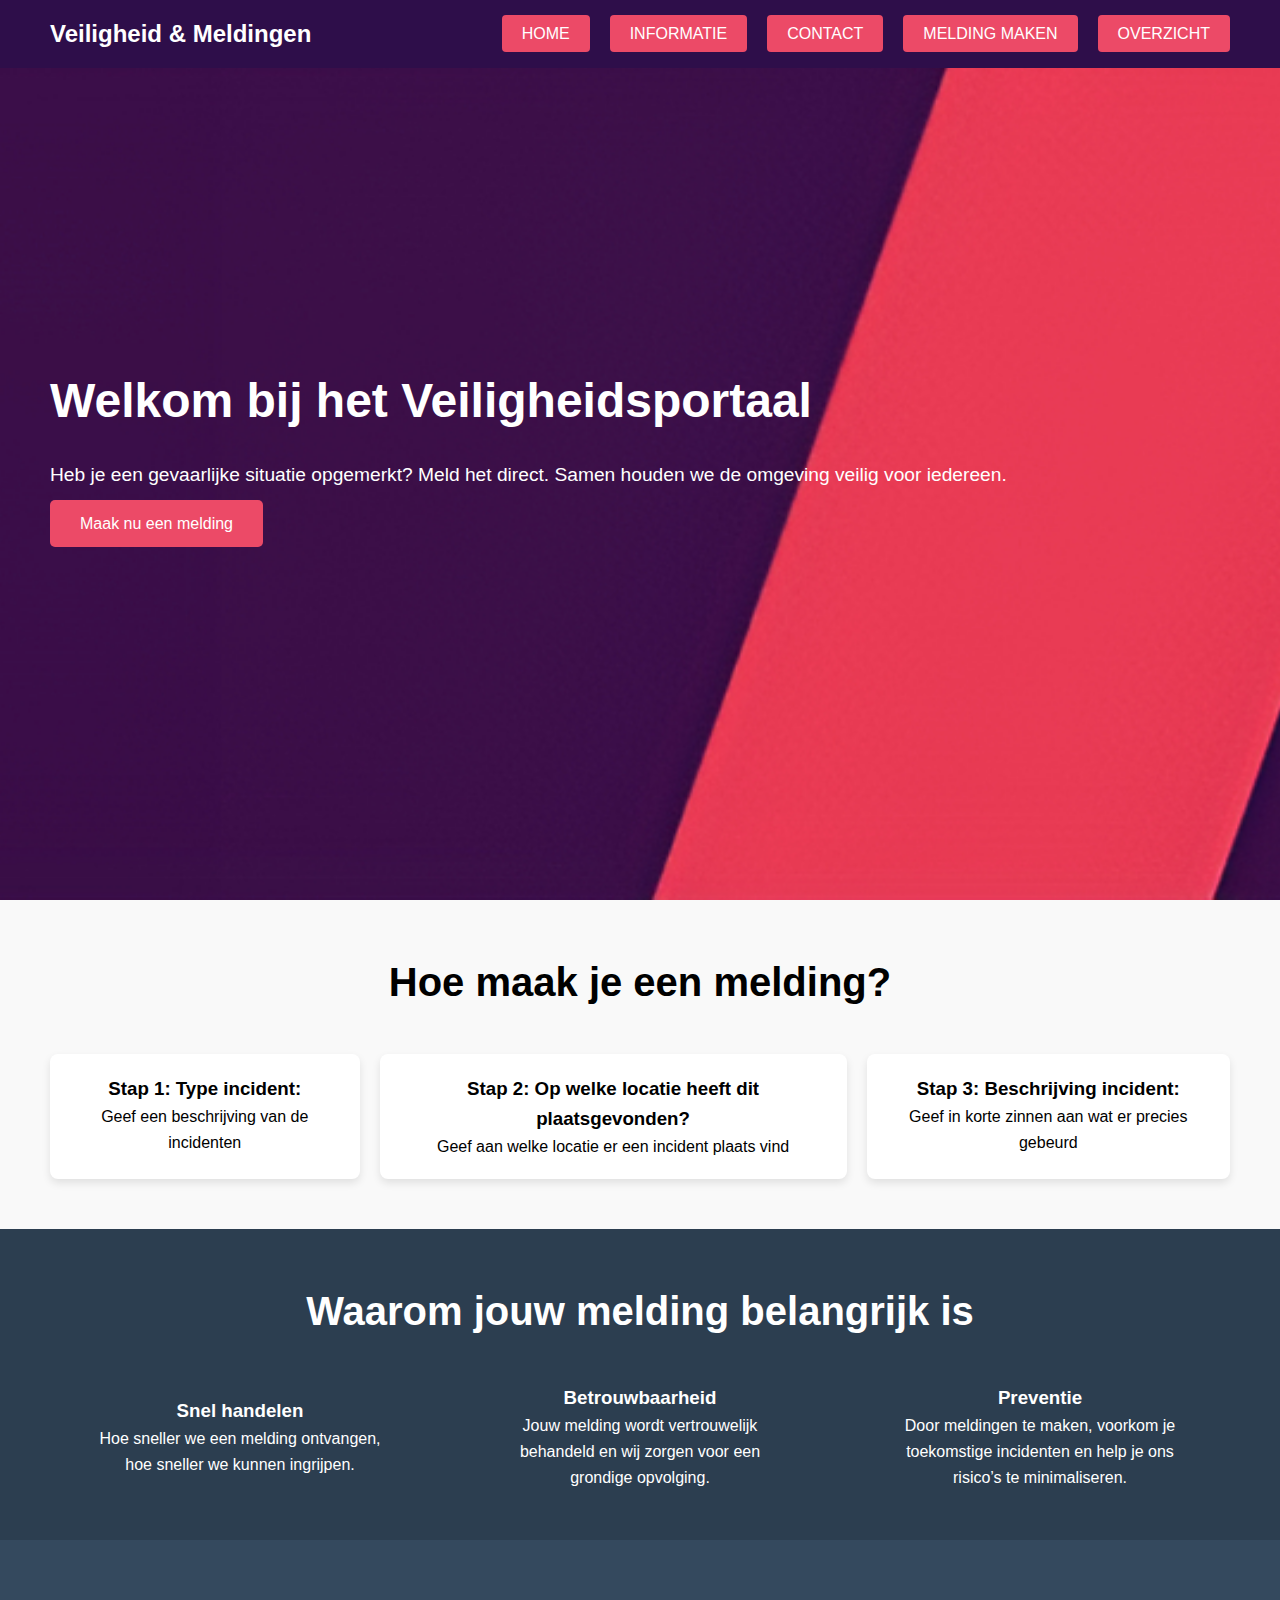
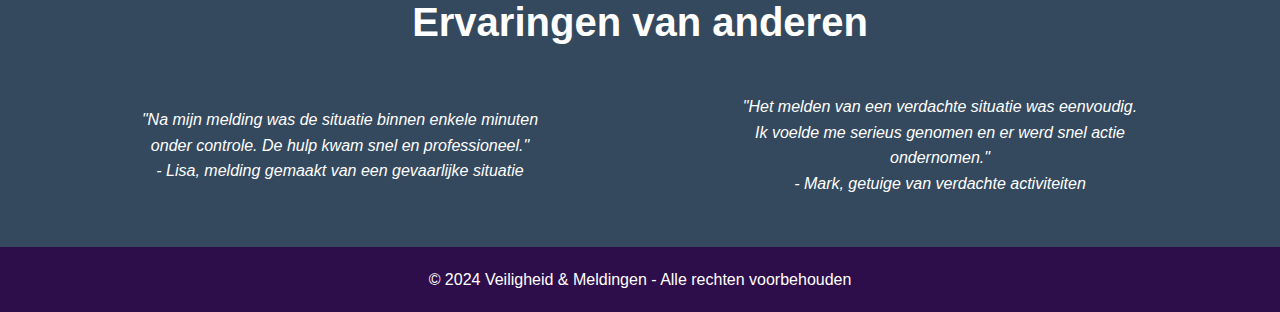
<file: index.html>
<!DOCTYPE html>
<html lang="nl">
<head>
    <meta charset="UTF-8">
    <meta name="viewport" content="width=device-width, initial-scale=1.0">
    <title>Veiligheidsmeldingen - Wees alert, meld incidenten</title>
    <link rel="stylesheet" type="text/css" href="style.css">
    <script defer src="hamburger.js"></script>
</head>
<body>
 
    <nav>
        <div class="logo">Veiligheid & Meldingen</div>
        <ul class="nav-links">
            <li><a href="#">HOME</a></li>
            <li><a href="informatie.html">INFORMATIE</a></li>
            <li><a href="contact.html">CONTACT</a></li>
            <li><a href="melding_maken.html">MELDING MAKEN</a></li>
            <li><a href="meldingen_overzicht.html">OVERZICHT</a></li>
        </ul>
        <div class="hamburger" id="hamburger">
            <span></span>
            <span></span>
            <span></span>
        </div>
    </nav>
    

<section class="banner">
    <section class="hero">
        <div class="">
            <h1>Welkom bij het Veiligheidsportaal</h1>
            <p>Heb je een gevaarlijke situatie opgemerkt? Meld het direct. Samen houden we de omgeving veilig voor iedereen.</p>
            <a href="melding_maken.html" class="cta-button">Maak nu een melding</a>
        </div>
        
    </section>
</section>

    <section class="meldingen">
        <h2>Hoe maak je een melding?</h2>
        <div class="meldingen-container">
            <div class="melding-stap">
                <h3>Stap 1: Type incident:</h3>
                <p>Geef een beschrijving van de incidenten</p>
            </div>
            <div class="melding-stap">
                <h3>Stap 2: Op welke locatie heeft dit plaatsgevonden?</h3>
                <p>Geef aan welke locatie er een incident plaats vind</p>
            </div>
            <div class="melding-stap">
                <h3>Stap 3: Beschrijving incident:</h3>
                <p>Geef in korte zinnen aan wat er precies gebeurd</p>
            </div>
        </div>
    </section>

    <section class="voordelen">
        <h2>Waarom jouw melding belangrijk is</h2>
        <div class="voordelen-container">
            <div class="voordeel">
                <h3>Snel handelen</h3>
                <p>Hoe sneller we een melding ontvangen, hoe sneller we kunnen ingrijpen.</p>
            </div>
            <div class="voordeel">
                <h3>Betrouwbaarheid</h3>
                <p>Jouw melding wordt vertrouwelijk behandeld en wij zorgen voor een grondige opvolging.</p>
            </div>
            <div class="voordeel">
                <h3>Preventie</h3>
                <p>Door meldingen te maken, voorkom je toekomstige incidenten en help je ons risico’s te minimaliseren.</p>
            </div>
        </div>
    </section>

    <section class="testimonials">
        <h2>Ervaringen van anderen</h2>
        <div class="testimonial-container">
            <div class="testimonial">
                <p>"Na mijn melding was de situatie binnen enkele minuten onder controle. De hulp kwam snel en professioneel."</p>
                <span>- Lisa, melding gemaakt van een gevaarlijke situatie</span>
            </div>
            <div class="testimonial">
                <p>"Het melden van een verdachte situatie was eenvoudig. Ik voelde me serieus genomen en er werd snel actie ondernomen."</p>
                <span>- Mark, getuige van verdachte activiteiten</span>
            </div>
        </div>
    </section>

    <footer>
        <p>&copy; 2024 Veiligheid & Meldingen - Alle rechten voorbehouden</p>
    </footer>
    
</body>
</html>
<script></script>
</file>
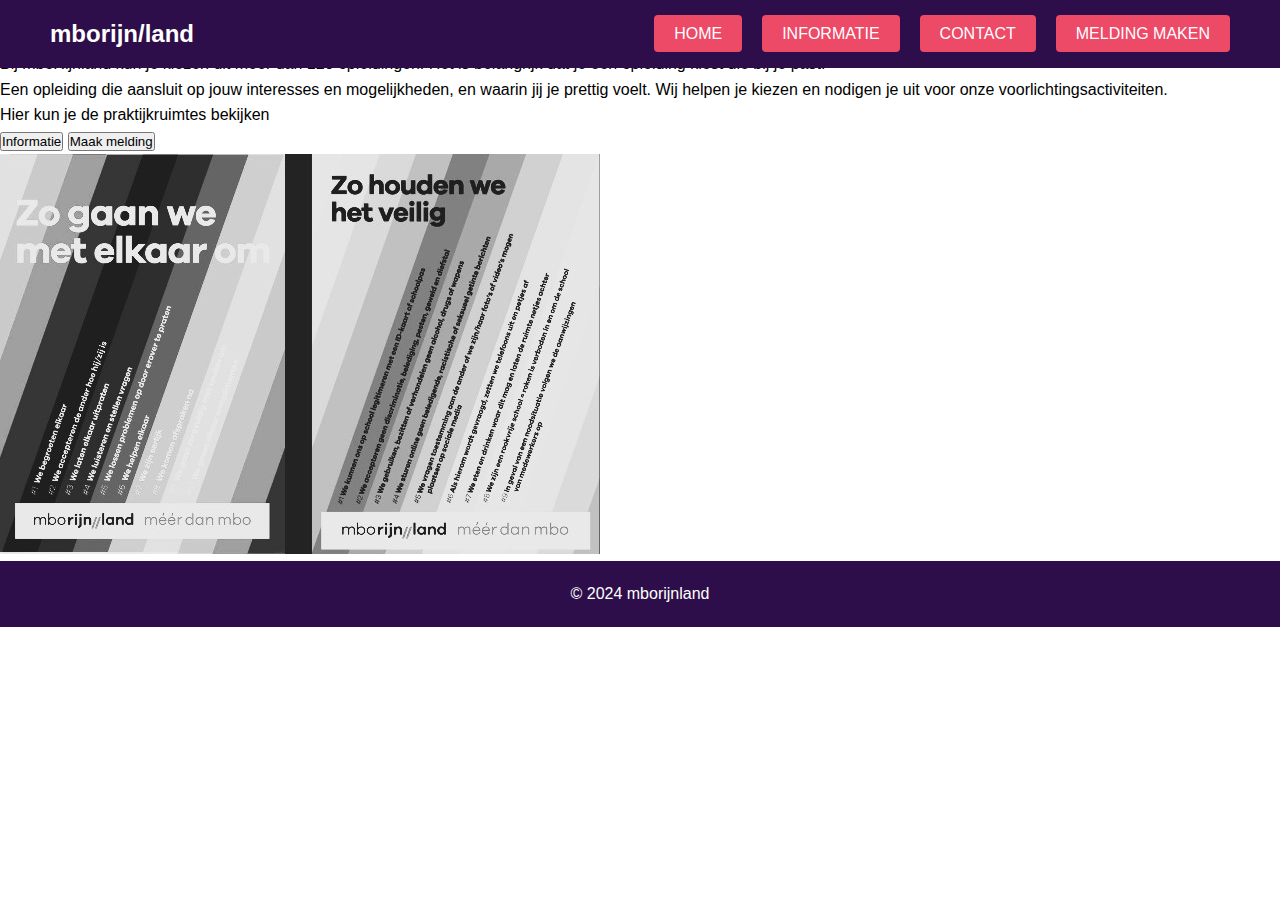
<file: basis.html>
<!DOCTYPE html>
<html lang="nl">
<head>
    <meta charset="UTF-8">
    <meta name="viewport" content="width=device-width, initial-scale=1.0">
    <title>Document</title>
    <link rel="stylesheet" type="text/css" href="style.css">
</head>
<body>
    <!-- Navigatiebalk -->
    <nav>
        <div class="logo">mborijn/land</div>
        <ul class="nav-links">
            <li><a href="#">HOME</a></li>
            <li><a href="#">INFORMATIE</a></li>
            <li><a href="#">CONTACT</a></li>
            <li><a href="#">MELDING MAKEN</a></li>
        </ul>
    </nav>

    <div class="container">
        <div class="text">
            <h1>Beleef het zelf!</h1>
            <p>Bij mboRijnland kun je kiezen uit meer dan 120 opleidingen. Het is belangrijk dat je een opleiding kiest die bij je past.</p>
            <p>Een opleiding die aansluit op jouw interesses en mogelijkheden, en waarin jij je prettig voelt. Wij helpen je kiezen en nodigen je uit voor onze voorlichtingsactiviteiten.</p>
            <p>Hier kun je de praktijkruimtes bekijken</p>
            <div class="buttons">
                <button>Informatie</button>
                <button>Maak melding</button>
            </div>
        </div>
        <div class="image">
            <img src="image/ala.jpg" alt="Team Security logo">
        </div>
    </div>

    <!-- Footer -->
    <footer>
        <p>&copy; 2024 mborijnland</p>
    </footer>
</body>
</html>
</file>
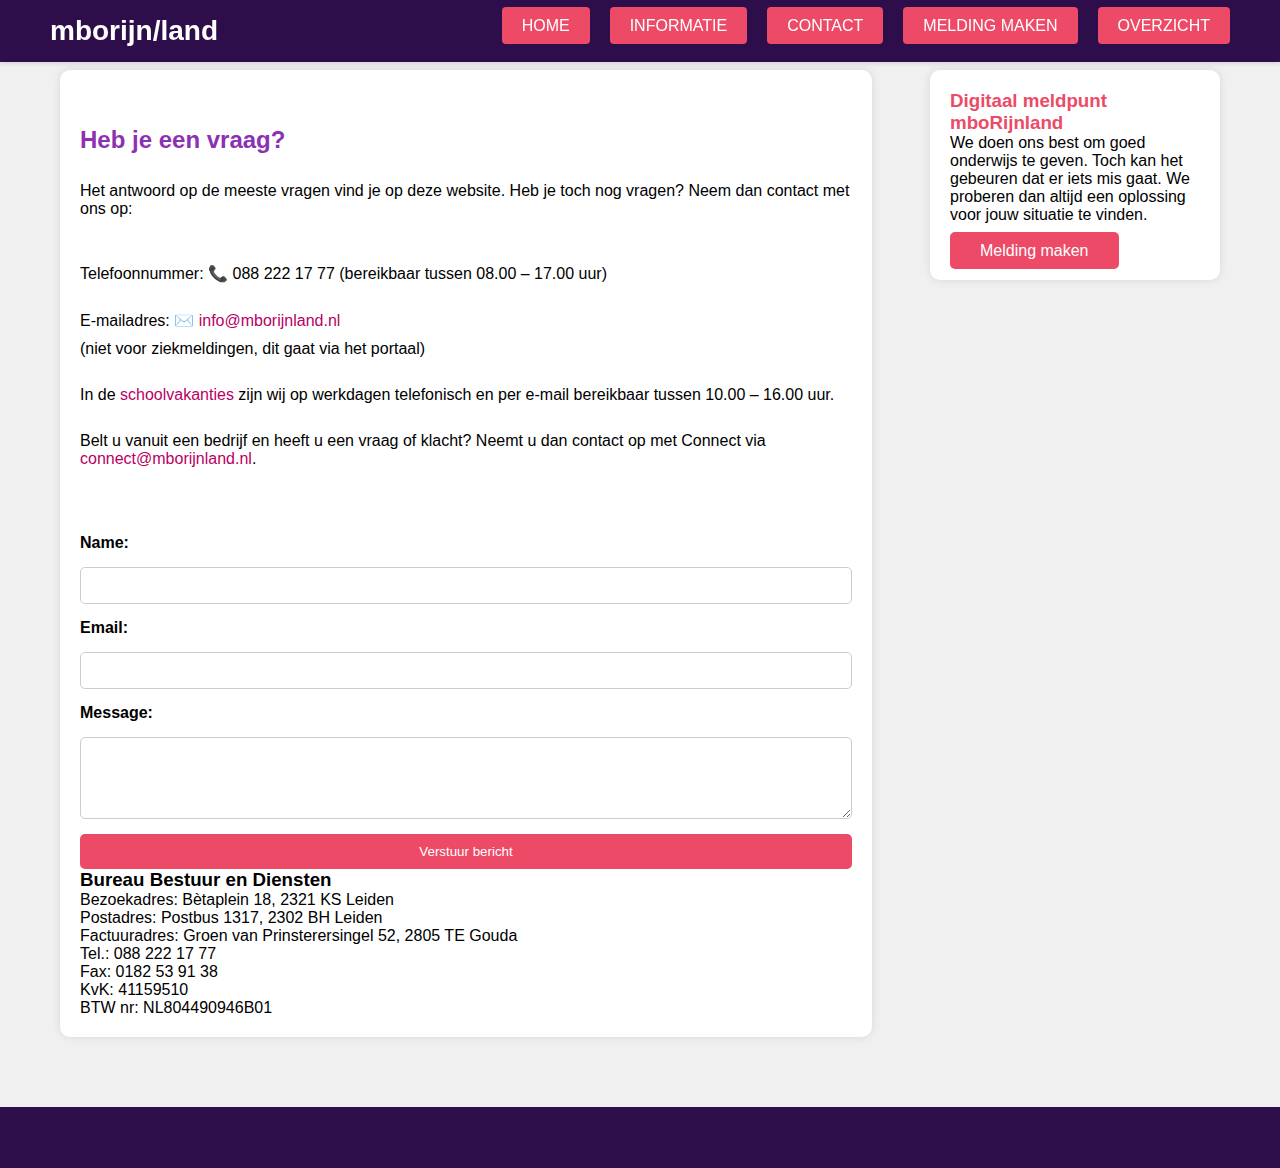
<file: contact.html>
<!DOCTYPE html>
<html lang="nl">
<head>
    <meta charset="UTF-8">
    <meta name="viewport" content="width=device-width, initial-scale=1.0">
    <title>Contact - mboRijnland</title>
    <link rel="stylesheet" href="contactformtesten.css">
    <script defer src="hamburger.js"></script>
</head>
<body>

    <nav>
        <div class="logo">mborijn/land</div>
        <ul class="nav-links">
            <li><a href="index.html">HOME</a></li>
            <li><a href="informatie.html">INFORMATIE</a></li>
            <li><a href="#">CONTACT</a></li>
            <li><a href="melding_maken.html">MELDING MAKEN</a></li>
            <li><a href="meldingen_overzicht.html">OVERZICHT</a></li>
        </ul>
        <div class="hamburger" id="hamburger">
            <span></span>
            <span></span>
            <span></span>
        </div>
    </nav>

    <div class="container">
        <section class="contact-section">
            <br><br>
            <div class="contact-info">
                <h2>Heb je een vraag?</h2><br>
                <p>Het antwoord op de meeste vragen vind je op deze website. Heb je toch nog vragen? Neem dan contact met ons op:</p><br>
                <ul><br>
                    <li>Telefoonnummer: 📞 088 222 17 77 (bereikbaar tussen 08.00 – 17.00 uur)</li><br>
                    <li>E-mailadres: ✉️ <a href="mailto:info@mborijnland.nl">info@mborijnland.nl</a></li><p</li><p>(niet voor ziekmeldingen, dit gaat via het portaal)</p>
                </ul><br>
                <p>In de <a href="#">schoolvakanties</a> zijn wij op werkdagen telefonisch en per e-mail bereikbaar tussen 10.00 – 16.00 uur.</p><br>
                <p>Belt u vanuit een bedrijf en heeft u een vraag of klacht? Neemt u dan contact op met Connect via <a href="mailto:connect@mborijnland.nl">connect@mborijnland.nl</a>.</p><br><br>
            </div>
    
        <form id="contactForm">
            <label for="name">Name:</label>
            <input type="text" id="name" name="name" required>
    
            <label for="email">Email:</label>
            <input type="email" id="email" name="email" required>
    
            <label for="message">Message:</label>
            <textarea id="message" name="message" rows="4" required></textarea>
    
            <button id="submitform" type="submit">Verstuur bericht</button>
        </form>

<p id="responseMessage"></p>

    

        <div class="locations">
            

            <div class="address">
                <h3>Bureau Bestuur en Diensten</h3>
                <p>Bezoekadres: Bètaplein 18, 2321 KS Leiden</p>
                <p>Postadres: Postbus 1317, 2302 BH Leiden</p>
                <p>Factuuradres: Groen van Prinsterersingel 52, 2805 TE Gouda</p>
                <p>Tel.: 088 222 17 77</p>
                <p>Fax: 0182 53 91 38</p>
                <p>KvK: 41159510</p>
                <p>BTW nr: NL804490946B01</p>
            </div>
        </div>
    </section>

    <aside class="sidebar">
        <div class="meldpunt">
            <h3>Digitaal meldpunt mboRijnland</h3>
            <p>We doen ons best om goed onderwijs te geven. Toch kan het gebeuren dat er iets mis gaat. We proberen dan altijd een oplossing voor jouw situatie te vinden.</p>
            <br>
            <a href="melding_maken.html" class="cta-button">Melding maken</a>
        </div>
    </aside>

    
</div>


</div>
<footer>
    <p>&copy; 2024 mborijnland</p>
</footer>

<script>
    document.getElementById('contactForm').addEventListener('submit', function(event) {
      event.preventDefault(); // Voorkomt standaard versturen
      alert('De form is succesvol gesubmit');
    });
  </script>
  
</body>
</html>
</file>
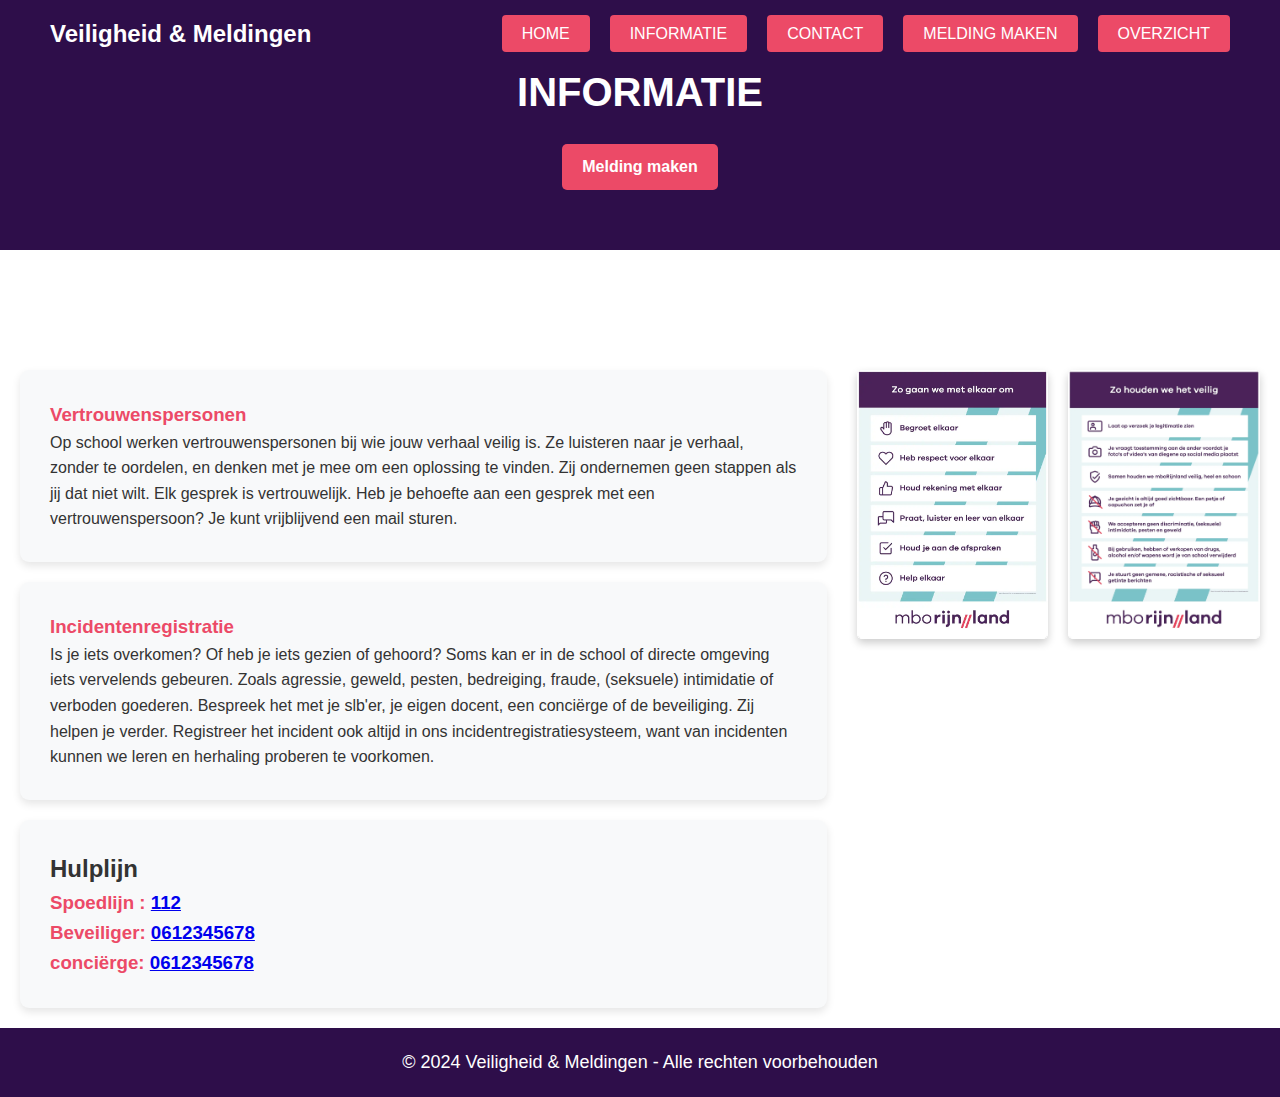
<file: informatie.html>
<!DOCTYPE html>
<html lang="nl">
<head>
    <meta charset="UTF-8">
    <meta name="viewport" content="width=device-width, initial-scale=1.0">
    <title>Informatie - Veiligheidsmeldingen</title>
    <link rel="stylesheet" type="text/css" href="style1.css">
    <script defer src="hamburger.js"></script>
</head>
<body>
    <nav>
        <div class="logo">Veiligheid & Meldingen</div>
        <ul class="nav-links">
            <li><a href="index.html">HOME</a></li>
            <li><a href="#">INFORMATIE</a></li>
            <li><a href="contact.html">CONTACT</a></li>
            <li><a href="melding_maken.html">MELDING MAKEN</a></li>
            <li><a href="meldingen_overzicht.html">OVERZICHT</a></li>
        </ul>
        <div class="hamburger" id="hamburger">
            <span></span>
            <span></span>
            <span></span>
        </div>
    </nav>

    <div class="hero">
        <div class="hero-content">
            <h1>INFORMATIE</h1>
            <a href="melding_maken.html" class="cta-button">Melding maken</a>
        </div>
    </div>

    <div class="container">
        <div class="content">
            <div class="informatie-container">
                <div class="informatie-box" id="info1">
                    <h3>Vertrouwenspersonen</h3>
                    <p>Op school werken vertrouwenspersonen bij wie jouw verhaal veilig is. Ze luisteren naar je verhaal, zonder te oordelen, en denken met je mee om een oplossing te vinden. Zij ondernemen geen stappen als jij dat niet wilt. Elk gesprek is vertrouwelijk. Heb je behoefte aan een gesprek met een vertrouwenspersoon? Je kunt vrijblijvend een mail sturen.</p>
                </div>
                <div class="informatie-box" id="info2">
                    <h3>Incidentenregistratie</h3>
                    <p>Is je iets overkomen? Of heb je iets gezien of gehoord? Soms kan er in de school of directe omgeving iets vervelends gebeuren. Zoals agressie, geweld, pesten, bedreiging, fraude, (seksuele) intimidatie of verboden goederen. Bespreek het met je slb'er, je eigen docent, een conciërge of de beveiliging. Zij helpen je verder. Registreer het incident ook altijd in ons incidentregistratiesysteem, want van incidenten kunnen we leren en herhaling proberen te voorkomen.</p>
                </div>
                <div class="informatie-box" id="info3">
                    <h2>Hulplijn</h2>
                    <h3>Spoedlijn : <a href="tel:+122">112</a></h3>
                    <h3>Beveiliger: <a href="tel:+31612345678">0612345678</a></h3>
                    <h3>conciërge: <a href="tel:+31612345678">0612345678</a></h3>
                </div>
            </div>

            <div class="foto-box">
                <img src="image/Veiligheid .png" alt="Team Security logo">
                <img src="image/inclusie.png" alt="Team Security logo">
            </div>
        </div>
    </div>
<div id="lightbox" class="lightbox">
    <span class="close">&times;</span>
    <img class="lightbox-content" id="lightbox-img">
</div>

    <footer>
        <p>&copy; 2024 Veiligheid & Meldingen - Alle rechten voorbehouden</p>
    </footer>
</body>
</html>
<script>
    const lightbox = document.getElementById('lightbox');
    const lightboxImg = document.getElementById('lightbox-img');
    const closeBtn = document.querySelector('.close');

    document.querySelectorAll('.foto-box img').forEach(img => {
        img.addEventListener('click', function() {
            lightbox.style.display = 'flex'; 
            lightboxImg.src = this.src; 
        });
    });

    closeBtn.addEventListener('click', function() {
        lightbox.style.display = 'none'; // Verberg de lightbox
    });

    lightbox.addEventListener('click', function(e) {
        if (e.target === lightbox) {
            lightbox.style.display = 'none'; // Verberg de lightbox
        }
    });
</script>
</file>
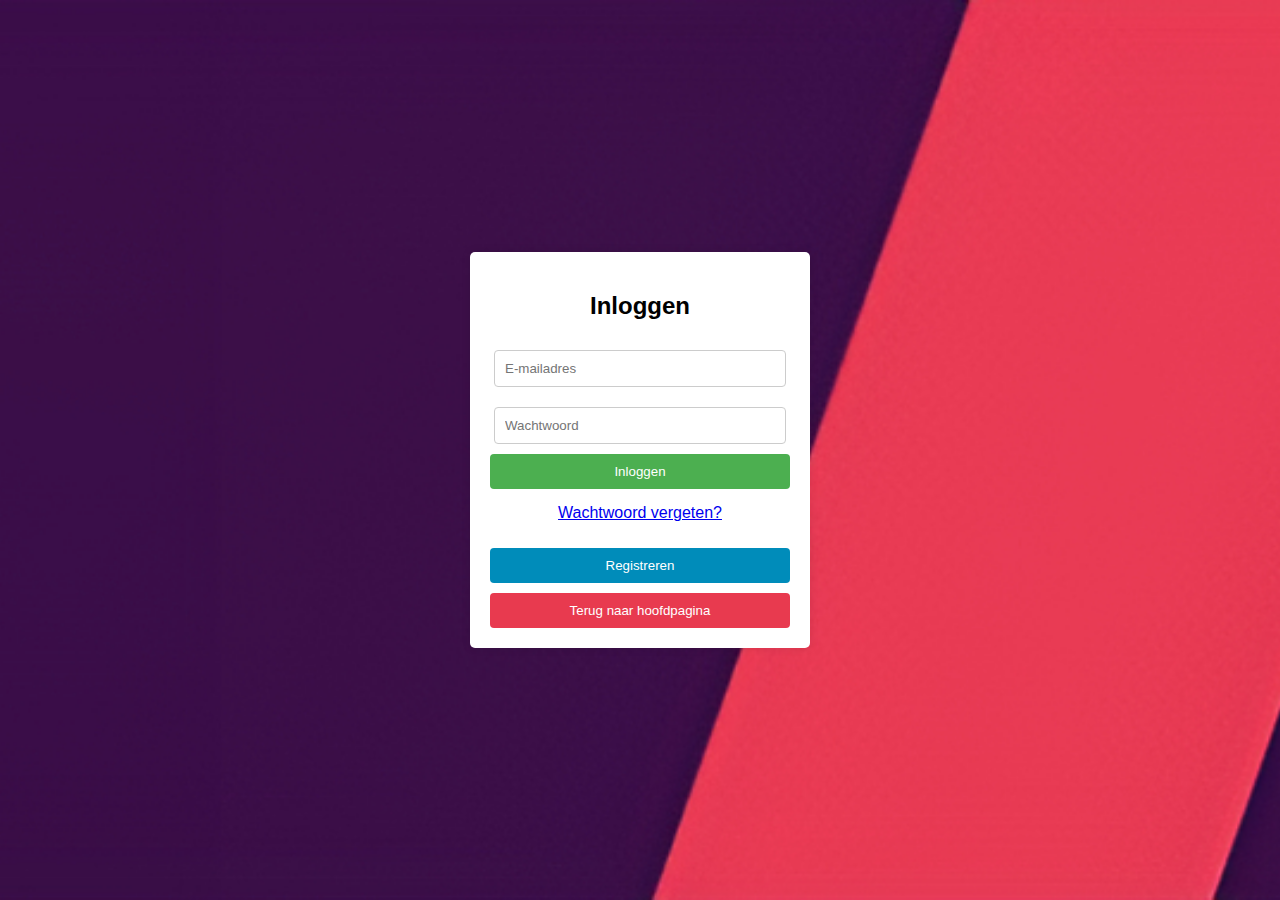
<file: login.html>
<!DOCTYPE html>
<html lang="nl">
<head>
    <meta charset="UTF-8">
    <meta name="viewport" content="width=device-width, initial-scale=1.0">
    <title>Inloggen</title>
    <style>
        body {
            font-family: Arial, sans-serif;
            background-image: url("image/banner2.jpg");
            background-repeat: no-repeat;  
            background-size: cover;        
            background-position: center; 
            background-color: #f4f4f4;
            display: flex;
            justify-content: center;
            align-items: center;
            height: 100vh;
            margin: 0;
        }

        .login-container {
            background-color: white;
            padding: 20px;
            border-radius: 5px;
            box-shadow: 0 0 10px rgba(0, 0, 0, 0.1);
            width: 300px;
            text-align: center;
        }

        h2 {
            margin-bottom: 20px;
        }

        input[type="email"], input[type="password"] {
            width: 90%;
            padding: 10px;
            margin: 10px 0;
            border: 1px solid #ccc;
            border-radius: 4px;
        }

        button {
            background-color: #4CAF50;
            color: white;
            padding: 10px;
            width: 100%;
            border: none;
            border-radius: 4px;
            cursor: pointer;
        }

        button:hover {
            background-color: #45a049;
        }

        p {
            margin-top: 15px;
        }

        .error-message {
            color: red;
            margin-top: 10px;
        }

        .register-btn {
            background-color: #008CBA;
            margin-top: 10px;
        }

        .register-btn:hover {
            background-color: #007bb5;
        }

        .back-btn {
            background-color: #e83a4f;
            margin-top: 10px;
        }

        .back-btn:hover {
            background-color: #e83a4f;
        }
    </style>
</head>
<body>
    <div class="login-container">
        <h2>Inloggen</h2>
        <form id="loginForm">
            <input type="email" id="email" name="email" placeholder="E-mailadres" required><br>
            <input type="password" id="password" name="password" placeholder="Wachtwoord" required><br>
            <button type="submit">Inloggen</button>
        </form>
        <p><a href="change_password.html">Wachtwoord vergeten?</a></p>
        <p id="message" class="error-message"></p>

        <button class="register-btn" onclick="window.location.href='register.html'">Registreren</button>
        <button class="back-btn" onclick="window.location.href='index.html'">Terug naar hoofdpagina</button>
    </div>

    <script>
        
        document.addEventListener('DOMContentLoaded', function() {
            const isLoggedIn = localStorage.getItem('isLoggedIn');
            const userRole = localStorage.getItem('userRole');

            if (isLoggedIn === 'true') {
                if (userRole === 'beheerder') {
                    window.location.href = 'index.html';
                } else if (userRole === 'docent') {
                    window.location.href = 'index.html';
                } else if (userRole === 'leerling') {
                    window.location.href = 'index.html';
                } else if (userRole === 'beveiliger') {
                    window.location.href = 'index.html';
                }
            }
        });

        document.getElementById('loginForm').addEventListener('submit', function(event) {
            event.preventDefault();  

            const email = document.getElementById('email').value;
            const password = document.getElementById('password').value;

            const opgeslagenGebruiker = localStorage.getItem(email);

            if (!opgeslagenGebruiker) {
                document.getElementById('message').innerText = "Ongeldig e-mailadres of wachtwoord.";
                return;
            }

            const gebruiker = JSON.parse(opgeslagenGebruiker);

            if (gebruiker.wachtwoord === password) {
                localStorage.setItem('isLoggedIn', 'true');
                localStorage.setItem('userEmail', email);
                localStorage.setItem('userName', gebruiker.gebruikersnaam);  
                localStorage.setItem('userRole', gebruiker.rol);

                if (gebruiker.rol === 'docent') {
                    window.location.href = 'index.html';
                } else if (gebruiker.rol === 'leerling') {
                    window.location.href = 'index.html';
                } else if (gebruiker.rol === 'beveiliger') {
                    window.location.href = 'index.html';
                } else if (gebruiker.rol === 'beheerder') {
                    window.location.href = 'index.html'; 
                } else {
                    document.getElementById('message').innerText = "Onbekende rol. Neem contact op met de beheerder.";
                }
            } else {
                document.getElementById('message').innerText = "Ongeldig e-mailadres of wachtwoord.";
            }
        });
    </script>
</body>
</html>
</file>
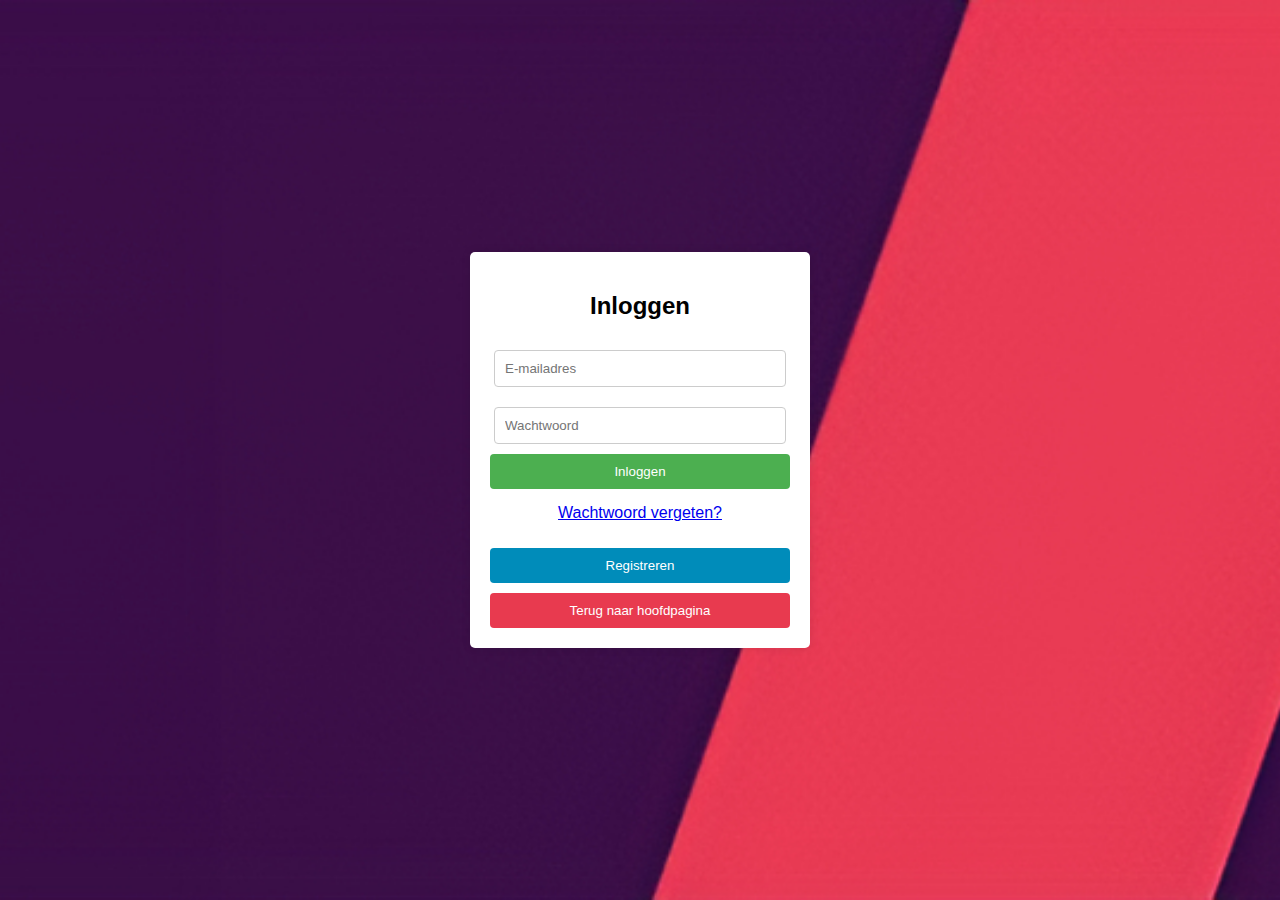
<file: melding_maken.html>
<!DOCTYPE html>
<html lang="nl">
<head>
    <meta charset="UTF-8">
    <meta name="viewport" content="width=device-width, initial-scale=1.0">
    <title>Melding Maken</title>
    <script defer src="hamburger.js"></script>
    <style>
        * {
            margin: 0;
            padding: 0;
            box-sizing: border-box;
        }

        body {
            font-family: Arial, sans-serif;
            line-height: 1.6;
            display: flex;
            flex-direction: column;
            min-height: 100vh;
        }

        nav {
            background-color: #2E0E4A;
            display: flex;
            justify-content: space-between;
            align-items: center;
            padding: 15px 50px;
            width: 100%;
            position: fixed;
            top: 0;
        }

        .logo {
            font-size: 24px;
            font-weight: bold;
            color: white;
        }

        .nav-links {
            list-style: none;
            display: flex;
            gap: 20px;
        }

        .nav-links li a {
            color: white;
            text-decoration: none;
            font-size: 16px;
            padding: 10px 20px;
            background-color: #ec4a67;
            border-radius: 4px;
        }

        .cta {
            background-color: #ff8b00;
        }

        .auth-buttons {
            display: flex;
            align-items: center;
            gap: 10px; 
            color: white;
        }

        #logoutButton {
            background-color: #f5515f;
            color: white;
            padding: 10px 15px;
            border: none;
            border-radius: 4px;
            cursor: pointer;
        }

        #logoutButton:hover {
            background-color: #d9404d;
        }

        #beheerderLink {
            display: none; /* Verberg de beheerder-knop standaard */
            background-color: #4CAF50; /* Groene achtergrond */
            color: white; /* Witte tekst */
            padding: 10px 15px;
            border: none;
            border-radius: 4px;
            cursor: pointer;
        }

        #beheerderLink:hover {
            background-color: #45a049; /* Donkerder groen bij hover */
        }

        main {
            background-color: white;
            padding: 30px;
            border-radius: 5px;
            box-shadow: 0 0 10px rgba(0, 0, 0, 0.1);
            max-width: 800px;
            margin: 50px auto; 
        }

        h1 {
            text-align: center;
            color: #333;
            margin-bottom: 20px;
        }

        form {
            display: flex;
            flex-direction: column;
        }

        label {
            margin-bottom: 5px;
            font-weight: bold;
            color: #333;
        }

        select, input[type="text"], textarea {
            padding: 10px;
            margin-bottom: 20px;
            border: 1px solid #ccc;
            border-radius: 5px;
            width: 100%;
        }

        textarea {
            resize: vertical;
        }

        .button-group {
            display: flex;
            justify-content: flex-end;
            align-items: center;
        }

        input[type="submit"] {
            background-color: #f5515f;
            color: white;
            padding: 10px 20px;
            border: none;
            border-radius: 5px;
            cursor: pointer;
            transition: background-color 0.3s;
        }

        input[type="submit"]:hover {
            background-color: #d9404d;
        }

        footer {
            background-color: #2E0E4A;
            padding: 20px;
            text-align: center;
            color: white;
        }

        footer p {
            color: white;
            font-size: 18px;
        }

        #specifiekeLocatie {
            display: none;
        }

        .error-message {
            color: red;
            margin-top: 10px;
            display: none; 
        }
    </style>
</head>
<body>
    <header>
        <nav>
            <div class="logo">mborijn/land</div>
            <ul class="nav-links">
                <li><a href="index.html">HOME</a></li>
                <li><a href="informatie.html">INFORMATIE</a></li>
                <li><a href="contact.html">CONTACT</a></li>
                <li><a href="#">MELDING MAKEN</a></li>
                <li><a href="meldingen_overzicht.html">OVERZICHT</a></li>
            </ul>
            <div class="auth-buttons">
                <span id="welcomeMessage">Welkom!</span>
                <button id="logoutButton">Uitloggen</button>
                <button id="beheerderLink" onclick="location.href='beheerder-dashboard.html'">Beheerder Dashboard</button>
                <div class="hamburger" id="hamburger">
                    <span></span>
                    <span></span>
                    <span></span>
                </div>
            </div>
        </nav>
    </header>

    <main>
        <h1>Maak een Melding</h1>
        <form id="meldingForm">
            <label for="categorie">Type incident:</label>
            <select name="categorie" id="categorie" required>
                <option value="">-- Maak een keuze --</option>
                <option value="geweld">Geweld</option>
                <option value="geluidsoverlast">Geluidsoverlast</option>
                <option value="diefstal">Diefstal</option>
                <option value="technische storingen">Technische Storing</option>
                <option value="inbraak">Inbraak</option>
                <option value="pesten">Pesten</option>
                <option value="overige">Overige</option>
            </select>

            <label for="locatie">Op welke locatie heeft dit plaatsgevonden?</label>
            <select name="locatie" id="locatie" required>
                <option value="">-- Maak een keuze --</option>
                <option value="aula">Aula</option>
                <option value="locatie1">Locatie 1</option>
                <option value="locatie2">Locatie 2</option>
                <option value="locatie3">Locatie 3</option>
            </select>

            <textarea id="specifiekeLocatie" placeholder="Specifieke locatie (bijv. bij de ingang van de aula)"></textarea>

            <label for="beschrijving">Beschrijving incident:</label>
            <textarea name="beschrijving" id="beschrijving" rows="5" required placeholder="Beschrijf het incident zo compleet mogelijk..."></textarea>

            <h2>Persoonlijke Gegevens</h2>

            <label for="aanhef">Aanhef:</label>
            <select name="aanhef" id="aanhef" required>
                <option value="heer">De heer</option>
                <option value="mevrouw">Mevrouw</option>
            </select>

            <label for="naam">Naam:</label>
            <input type="text" id="naam" name="naam" required readonly>

            <label for="rol">Rol:</label>
            <input type="text" id="rol" name="rol" required readonly>

            <div class="button-group">
                <input type="submit" value="Verzenden">
            </div>
            <p id="error-message" class="error-message"></p> 
        </form>
    </main>

    <footer>
        <p>&copy; 2024 mborijn/land. Alle rechten voorbehouden.</p>
    </footer>

    <script>
        
        if (localStorage.getItem('isLoggedIn') !== 'true') {
            window.location.href = 'login.html'; 
        }

        const userName = localStorage.getItem('userName') || 'Gebruiker';
        const userRole = localStorage.getItem('userRole') || 'Onbekende rol'; 
        document.getElementById('naam').value = userName;
        document.getElementById('rol').value = userRole;

        
        if (userRole.toLowerCase() === 'beheerder') {
            document.getElementById('beheerderLink').style.display = 'block'; 
        }

        document.getElementById('logoutButton').addEventListener('click', function () {
            localStorage.removeItem('isLoggedIn');
            localStorage.removeItem('userEmail');
            localStorage.removeItem('userName');
            localStorage.removeItem('userRole'); 
            window.location.href = 'login.html';
        });

        document.getElementById('locatie').addEventListener('change', function () {
            const specifiekeLocatie = document.getElementById('specifiekeLocatie');
            if (this.value !== "") {
                specifiekeLocatie.style.display = 'block';
            } else {
                specifiekeLocatie.style.display = 'none';
            }
        });

        document.getElementById('meldingForm').addEventListener('submit', function(event) {
            event.preventDefault(); 

            const categorie = document.getElementById('categorie').value;
            const beschrijving = document.getElementById('beschrijving').value;
            const locatie = document.getElementById('locatie').value;
            const specifiekeLocatie = document.getElementById('specifiekeLocatie').value;
            const naam = document.getElementById('naam').value;
            const rol = document.getElementById('rol').value;

            let errorMessage = "";
            if (categorie === "") errorMessage += "Kies een categorie. ";
            if (locatie === "") errorMessage += "Kies een locatie. ";
            if (locatie !== "" && specifiekeLocatie.trim() === "") errorMessage += "Specificeer de locatie. ";
            if (beschrijving.trim() === "") errorMessage += "Voer een beschrijving in. ";

            if (errorMessage) {
                document.getElementById('error-message').innerText = errorMessage;
                document.getElementById('error-message').style.display = 'block';
                return; 
            } else {
                document.getElementById('error-message').style.display = 'none'; 
            }

            const nieuweMelding = {
                categorie,
                beschrijving,
                locatie,
                specifiekeLocatie,
                naam,
                rol,
                datum: new Date().toLocaleString()
            };

            let meldingen = JSON.parse(localStorage.getItem('meldingen')) || [];
            meldingen.push(nieuweMelding);
            localStorage.setItem('meldingen', JSON.stringify(meldingen));

            alert('Melding succesvol opgeslagen!');

            document.getElementById('meldingForm').reset();
            document.getElementById('naam').value = userName; 
            document.getElementById('rol').value = userRole; 
            document.getElementById('specifiekeLocatie').style.display = 'none'; 
        });
    </script>
</body>
</html>
</file>
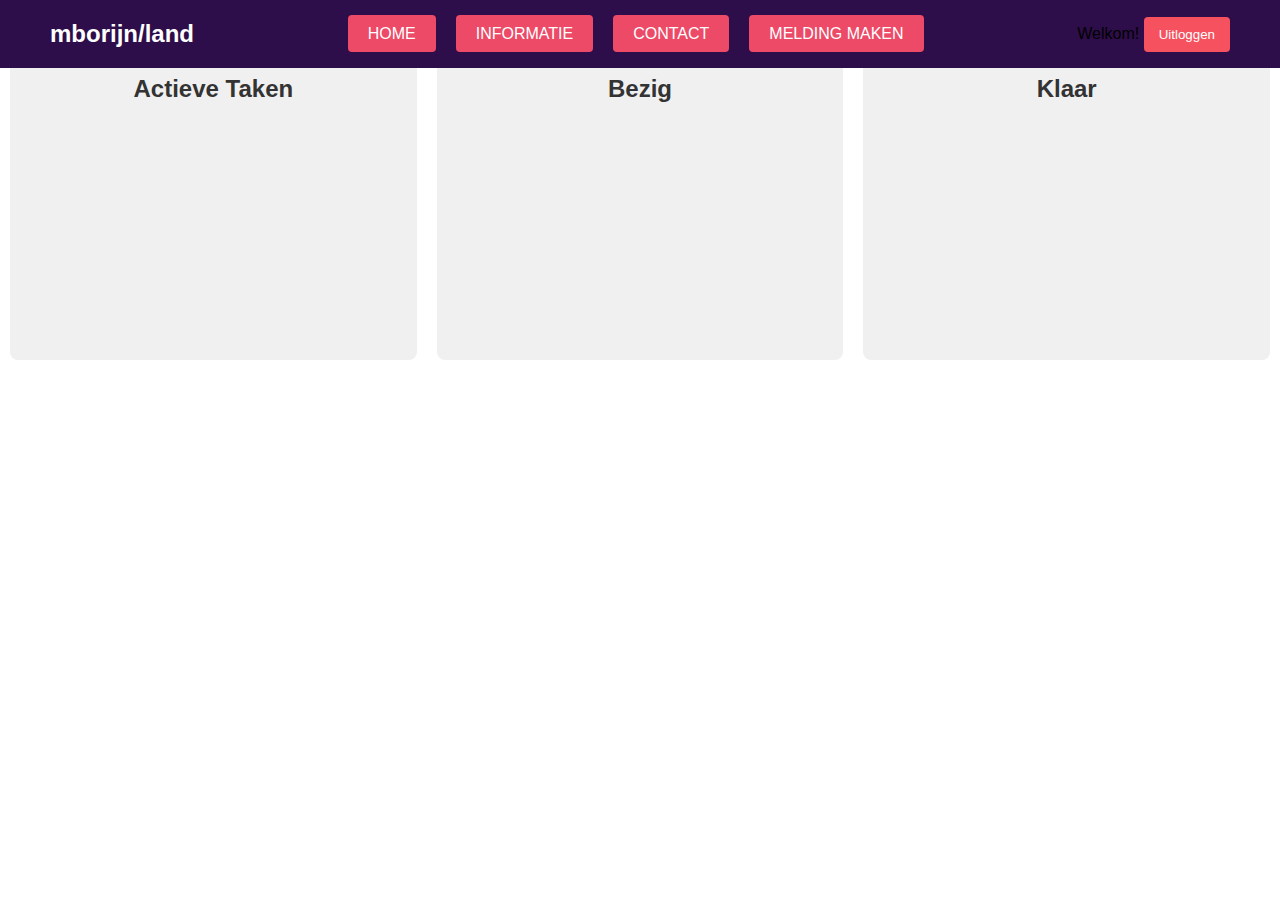
<file: meldingen_overzicht.html>
<!DOCTYPE html>
<html lang="nl">
<head>
    <meta charset="UTF-8">
    <meta name="viewport" content="width=device-width, initial-scale=1.0">
    <title>Meldingen Overzicht</title>
    <style>
        .container {
            display: flex;
            justify-content: space-between;
        }
        .kolom {
            flex: 1;
            margin: 0 10px;
            padding: 10px;
            background-color: #f0f0f0;
            border-radius: 5px;
            min-height: 300px;
        }
        .melding {
            background-color: white;
            margin: 10px 0;
            padding: 10px;
            border-radius: 3px;
            box-shadow: 0 1px 3px rgba(0,0,0,0.12);
            cursor: move;
        }
        .kolommen-container {
            display: flex;
            justify-content: space-between;
            margin-top: 60px;
        }
        .kolom {
            flex: 1;
            margin: 0 10px;
            background-color: #f0f0f0;
            border-radius: 8px;
            padding: 10px;
        }
        .kolom h2 {
            text-align: center;
            color: #333;
        }
        .melding.dragging {
            opacity: 0.5;
        }

        * {
            margin: 0;
            padding: 0;
            box-sizing: border-box;
        }

        body {
            font-family: Arial, sans-serif;
            line-height: 1.6;
            display: flex;
            flex-direction: column;
            min-height: 100vh;
        }

        nav {
            background-color: #2E0E4A;
            display: flex;
            justify-content: space-between;
            align-items: center;
            padding: 15px 50px;
            width: 100%;
            position: fixed;
            top: 0;
        }

        .logo {
            font-size: 24px;
            font-weight: bold;
            color: white;
        }

        .nav-links {
            list-style: none;
            display: flex;
            gap: 20px;
        }

        .nav-links li a {
            color: white;
            text-decoration: none;
            font-size: 16px;
            padding: 10px 20px;
            background-color: #ec4a67;
            border-radius: 4px;
        }

        #logoutButton {
            background-color: #f5515f;
            color: white;
            padding: 10px 15px;
            border: none;
            border-radius: 4px;
            cursor: pointer;
        }

        #logoutButton:hover {
            background-color: #d9404d;
        }
    </style>
</head>
<body>
    <header>
        <nav>
            <div class="logo">mborijn/land</div>
            <ul class="nav-links">
                <li><a href="index.html">HOME</a></li>
                <li><a href="informatie.html">INFORMATIE</a></li>
                <li><a href="contact.html">CONTACT</a></li>
                <li><a href="melding_maken.html">MELDING MAKEN</a></li>
            </ul>
            <div class="auth-buttons">
                <span id="welcomeMessage">Welkom!</span>
                <button id="logoutButton">Uitloggen</button>
                <div class="hamburger" id="hamburger">
            <span></span>
            <span></span>
            <span></span>
        </div>
            
            </div>
        </nav>
    </header>
    <div class="kolommen-container">
        <div class="kolom" id="actief">
            <h2>Actieve Taken</h2>
        </div>
        <div class="kolom" id="bezig">
            <h2>Bezig</h2>
        </div>
        <div class="kolom" id="klaar">
            <h2>Klaar</h2>
        </div>
    </div>

    <script>
        document.getElementById('logoutButton').addEventListener('click', function () {
            localStorage.removeItem('isLoggedIn');
            localStorage.removeItem('userEmail');
            localStorage.removeItem('userName');
            localStorage.removeItem('userRole'); 
            window.location.href = 'login.html';
        });

        function laadMeldingen() {
            const meldingen = JSON.parse(localStorage.getItem('meldingen')) || [];
            const actiefKolom = document.getElementById('actief');
            const bezigKolom = document.getElementById('bezig');
            const klaarKolom = document.getElementById('klaar');

            meldingen.forEach(melding => {
                const meldingElement = createMeldingElement(melding);
                actiefKolom.appendChild(meldingElement);
            });

            implementDragAndDrop();
        }

        function createMeldingElement(melding) {
            const meldingElement = document.createElement('div');
            meldingElement.classList.add('melding');
            meldingElement.draggable = true;
            meldingElement.id = `melding-${melding.id}`;
            meldingElement.ondragstart = drag;
            meldingElement.innerHTML = `
                <h3>${melding.categorie}</h3>
                <p>${melding.beschrijving}</p>
                <p>Locatie: ${melding.locatie} ${melding.specifiekeLocatie}</p>
                <p>Gemeld door: ${melding.naam} (${melding.rol})</p>
                <p>Datum: ${melding.datum}</p>
            `;
            return meldingElement;
        }

        function implementDragAndDrop() {
            const meldingen = document.querySelectorAll('.melding');
            const kolommen = document.querySelectorAll('.kolom');

            meldingen.forEach(melding => {
                melding.addEventListener('dragstart', () => {
                    melding.classList.add('dragging');
                });

                melding.addEventListener('dragend', () => {
                    melding.classList.remove('dragging');
                });
            });

            kolommen.forEach(kolom => {
                kolom.addEventListener('dragover', e => {
                    e.preventDefault();
                    const draggingMelding = document.querySelector('.dragging');
                    kolom.appendChild(draggingMelding);
                });
            });
        }

        function allowDrop(ev) {
            ev.preventDefault();
        }

        function drag(ev) {
            ev.dataTransfer.setData("text", ev.target.id);
        }

        function drop(ev) {
            ev.preventDefault();
            var data = ev.dataTransfer.getData("text");
            ev.target.closest('.kolom').appendChild(document.getElementById(data));
            
            // Update de status in localStorage
            const meldingId = data.split('-')[1];
            const nieuweStatus = ev.target.closest('.kolom').id;
            updateMeldingStatus(meldingId, nieuweStatus);
        }

        function updateMeldingStatus(id, nieuweStatus) {
            let meldingen = JSON.parse(localStorage.getItem('meldingen')) || [];
            const index = meldingen.findIndex(m => m.id.toString() === id);
            if (index !== -1) {
                meldingen[index].status = nieuweStatus;
                localStorage.setItem('meldingen', JSON.stringify(meldingen));
            }
        }

        window.addEventListener('message', function(event) {
            if (event.data.type === 'nieuweMelding') {
                const nieuweMelding = createMeldingElement(event.data.melding);
                document.getElementById('actief').appendChild(nieuweMelding);
            }
        });

        document.addEventListener('DOMContentLoaded', laadMeldingen);
    </script>
</body>
</html>
</file>
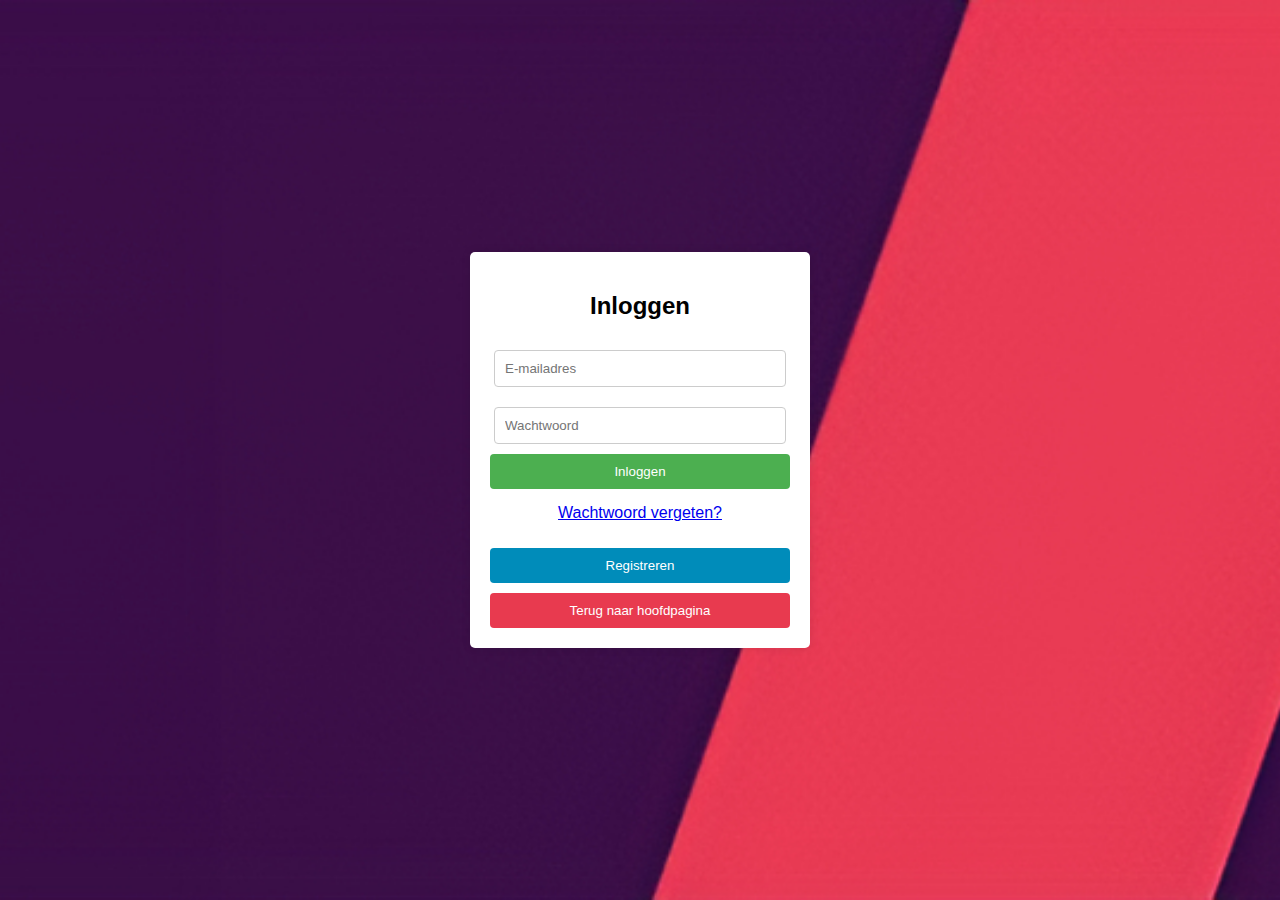
<file: meldingenpagina.html>
<!DOCTYPE html>
<html lang="en">
<head>
    <meta charset="UTF-8">
    <meta name="viewport" content="width=device-width, initial-scale=1.0">
    <title>Melding maken</title>
    <link rel="stylesheet" href="style.css">
    <script defer src="script.js"></script>
</head>
<body>
    <main>
        <div class="card-container" id="card-container">
           
        </div>
    </main>
</body>
</html>
</file>
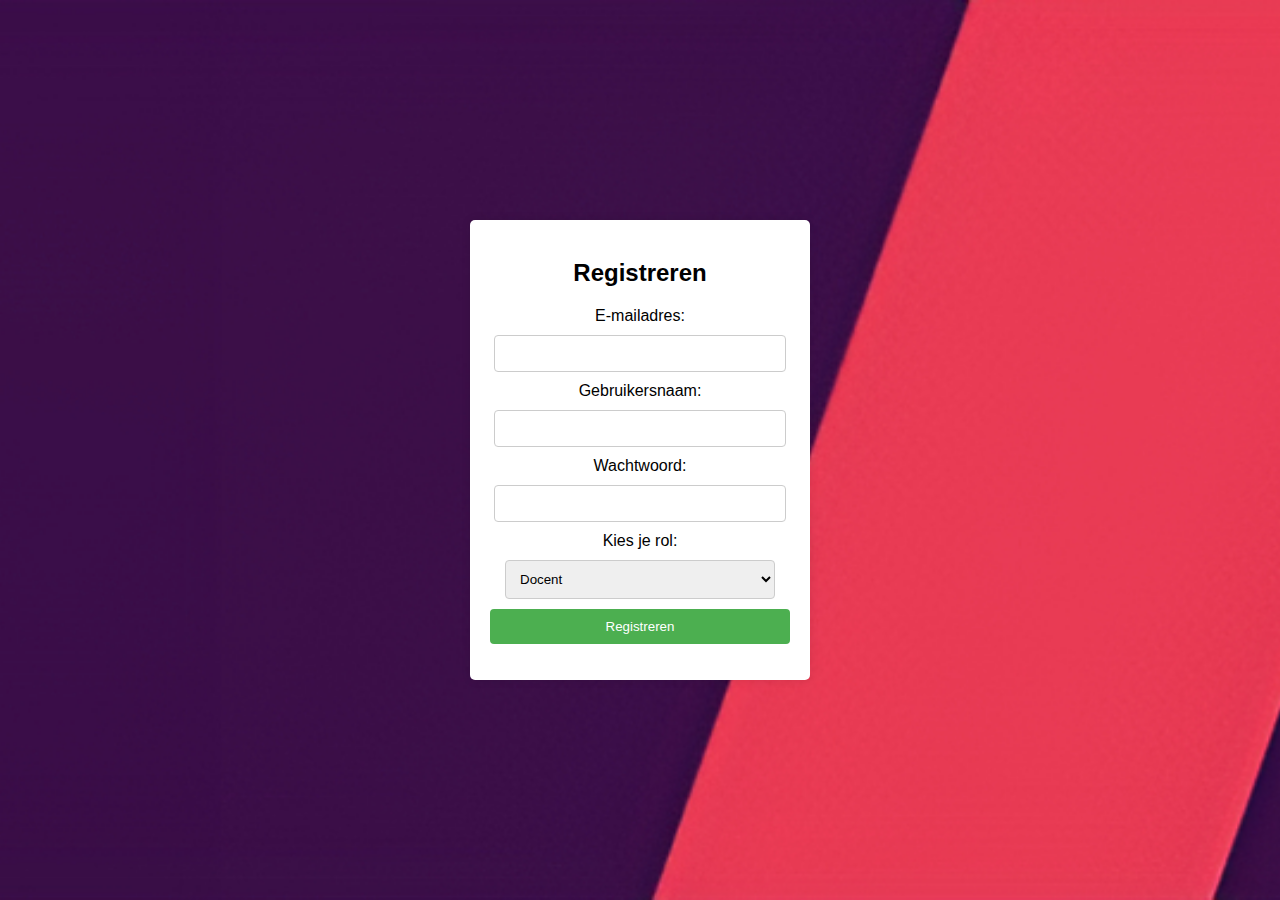
<file: register.html>
<!DOCTYPE html>
<html lang="nl">
<head>
    <meta charset="UTF-8">
    <meta name="viewport" content="width=device-width, initial-scale=1.0">
    <title>Registreren</title>
    <style>
        body {
            font-family: Arial, sans-serif;
            background-color: #f4f4f4;
            display: flex;
            justify-content: center;
            align-items: center;
            height: 100vh;
            margin: 0;
            background-image: url("image/banner2.jpg");
            background-repeat: no-repeat;  
            background-size: cover;        
            background-position: center; 
        }

        .register-container {
            background-color: white;
            padding: 20px;
            border-radius: 5px;
            box-shadow: 0 0 10px rgba(0, 0, 0, 0.1);
            width: 300px;
            text-align: center;
        }

        h2 {
            margin-bottom: 20px;
        }

        input[type="email"], input[type="text"], input[type="password"], select {
            width: 90%;
            padding: 10px;
            margin: 10px 0;
            border: 1px solid #ccc;
            border-radius: 4px;
        }

        button {
            background-color: #4CAF50;
            color: white;
            padding: 10px;
            width: 100%;
            border: none;
            border-radius: 4px;
            cursor: pointer;
        }

        button:hover {
            background-color: #45a049;
        }

        .message {
            margin-top: 15px;
            color: red;
        }
    </style>
</head>
<body>
    <div class="register-container">
        <h2>Registreren</h2>

        <form id="registerForm">
            <label for="email">E-mailadres:</label>
            <input type="email" id="email" name="email" required><br>

            <label for="username">Gebruikersnaam:</label>
            <input type="text" id="username" name="username" required><br>

            <label for="password">Wachtwoord:</label>
            <input type="password" id="password" name="password" required><br>

            <label for="role">Kies je rol:</label>
            <select id="role" name="role" required>
                <option value="docent">Docent</option>
                <option value="leerling">Leerling</option>
                <option value="beveiliger">Beveiliger</option>
                <option value="beheerder">Beheerder</option>
            </select><br>

            <button type="submit">Registreren</button>
        </form>

        <p id="message" class="message"></p>
    </div>

    <script>
        document.getElementById('registerForm').addEventListener('submit', function(event) {
            event.preventDefault(); 

            const email = document.getElementById('email').value;
            const username = document.getElementById('username').value;
            const password = document.getElementById('password').value;
            const role = document.getElementById('role').value;

            const bestaandeGebruiker = localStorage.getItem(email);

            if (bestaandeGebruiker) {
                document.getElementById('message').innerText = "Dit e-mailadres is al geregistreerd. Gebruik een ander e-mailadres.";
            } else {
                const nieuweGebruiker = {
                    gebruikersnaam: username,
                    wachtwoord: password,
                    rol: role
                };

                localStorage.setItem(email, JSON.stringify(nieuweGebruiker));

                localStorage.setItem('userName', username);
                localStorage.setItem('userRole', role);
                localStorage.setItem('isLoggedIn', 'true'); 

                document.getElementById('message').innerHTML = "Registratie succesvol! Je wordt doorgestuurd naar de loginpagina.";

                document.getElementById('registerForm').reset();

                setTimeout(function() {
                    window.location.href = 'login.html'; 
                }, 2000); 
            }
        });
    </script>
</body>
</html>
</file>
<file: style.css>
* {
    margin: 0;
    padding: 0;
    box-sizing: border-box;
}

body {
    font-family: Arial, sans-serif;
    line-height: 1.6;
    display: flex;
    flex-direction: column;
    min-height: 100vh;
}

nav {
    background-color: #2E0E4A;
    display: flex;
    justify-content: space-between;
    align-items: center;
    padding: 15px 50px;
    width: 100%;
    position: fixed;
    top: 0;
}

.logo {
    font-size: 24px;
    font-weight: bold;
    color: white;
}

.nav-links {
    list-style: none;
    display: flex;
    gap: 20px;
}

.nav-links li a {
    color: white;
    text-decoration: none;
    font-size: 16px;
    padding: 10px 20px;
    background-color: #ec4a67;
    border-radius: 4px;
}


.cta {
    background-color: #ec4a67;
}


body {
    font-family: Arial, sans-serif;
    line-height: 1.6;
    display: flex;
    flex-direction: column;
    min-height: 100vh;
}


.nav-links {
    list-style: none;
    display: flex;
    gap: 20px;
}


.hamburger {
    display: none;
    flex-direction: column;
    justify-content: space-between;
    width: 30px;
    height: 21px;
    cursor: pointer;
}

.hamburger span {
    width: 100%;
    height: 3px;
    background-color: white;
}


@media (max-width: 768px) {
    .nav-links {
        display: none;
        flex-direction: column;
        background-color: #2E0E4A;
        position: absolute;
        top: 60px;
        right: 0;
        width: 100%;
        text-align: center;
        padding: 20px 0;
    }

    .nav-links li {
        margin: 15px 0;
    }

 
    .hamburger {
        display: flex;
    }


    .nav-active {
        display: flex;
    }
  
}


.cta {
    background-color: #ff8b00;
}

.hero {
    display: flex;
    flex-direction: column;
    justify-content: center;
    align-items: center;
    background-color: #ffffff;
    padding: 100px 20px;
    height: 100vh;
    background-image: url("image/banner2.jpg");
    background-repeat: no-repeat;  
    background-size: cover;        
    background-position: center; 
}

.hero-content {
    max-width: 90%;
    text-align: center;
}

.hero h1 {
    font-size: 2.5em;
    color: #ffffff;
}

.hero p {
    color: white;
    font-size: 1.2em;
    margin: 20px 0;
}

.cta-button {
    background-color:  #ec4a67;
    color: white;
    padding: 15px 30px;
    text-decoration: none;
    border-radius: 5px;
}


.meldingen {
    padding: 50px 20px;
    background-color: #f9f9f9;
}

.meldingen h2 {
    text-align: center;
    font-size: 2em;
    margin-bottom: 40px;
}

.meldingen-container {
    display: flex;
    flex-direction: column;
    gap: 20px;
    justify-content: center;
}

.melding-stap {
    background-color: white;
    padding: 20px;
    border-radius: 8px;
    text-align: center;
    box-shadow: 0 4px 8px rgba(0,0,0,0.1);
    transition: transform 0.3s ease;
}

.melding-stap:hover {
    transform: translateY(-10px);
}


.voordelen {
    padding: 50px 20px;
    background-color: #2c3e50;
    color: white;
}

.voordelen h2 {
    text-align: center;
    font-size: 2.5em;
    margin-bottom: 40px;
}

.voordelen-container {
    display: flex;
    flex-direction: column;
    gap: 20px;
    justify-content: center;
    align-items: center;
}

.voordeel {
    max-width: 300px;
    text-align: center;
}


.testimonials {
    padding: 50px 20px;
    background-color: #34495e;
    color: white;
}

.testimonials h2 {
    text-align: center;
    font-size: 2.5em;
    margin-bottom: 40px;
}

.testimonial-container {
    display: flex;
    flex-direction: column;
    gap: 20px;
    align-items: center;
}

.testimonial {
    max-width: 90%;
    text-align: center;
    font-style: italic;
}





@media (min-width: 768px) {
    .hero {
        flex-direction: row;
        justify-content: space-between;
    }

    .hero-content {
        max-width: 50%;
        text-align: left;
    }

    .meldingen-container, .voordelen-container, .testimonial-container {
        flex-direction: row;
    }

    .voordeel, .testimonial {
        max-width: 300px;
    }
}




.hero {
    display: flex;
    justify-content: space-between;
    align-items: center;
    background-color: #ffffff;
    padding: 100px 50px;
    height: 100vh;
    background-image: url("image/banner2.jpg");
    background-repeat: no-repeat;  
    background-size: cover;        
    background-position: center; 
}

.hero-content {
    max-width: 50%;
}

.hero h1 {
    font-size: 3em;
    color: #ffffff;
}

.hero p {
    color: white;
    font-size: 1.2em;
    margin: 20px 0;
}

.cta-button {
    background-color:  #ec4a67;
    color: white;
    padding: 15px 30px;
    text-decoration: none;
    border-radius: 5px;
}


.hero-image img {
    max-width: 500px;
    border-radius: 10px;
}


.meldingen {
    padding: 50px;
    background-color: #f9f9f9;
}

.meldingen h2 {
    text-align: center;
    font-size: 2.5em;
    margin-bottom: 40px;
}

.meldingen-container {
    display: flex;
    justify-content: space-around;
    gap: 20px;
}

.melding-stap {
    background-color: white;
    padding: 20px;
    border-radius: 8px;
    text-align: center;
    box-shadow: 0 4px 8px rgba(0,0,0,0.1);
    transition: transform 0.3s ease;
}

.melding-stap:hover {
    transform: translateY(-10px);
}


.voordelen {
    padding: 50px;
    background-color: #2c3e50;
    color: white;
}

.voordelen h2 {
    text-align: center;
    font-size: 2.5em;
    margin-bottom: 40px;
}

.voordelen-container {
    display: flex;
    justify-content: space-around;
}

.voordeel {
    max-width: 300px;
    text-align: center;
}


.testimonials {
    padding: 50px;
    background-color: #34495e;
    color: white;
}

.testimonials h2 {
    text-align: center;
    font-size: 2.5em;
    margin-bottom: 40px;
}

.testimonial-container {
    display: flex;
    justify-content: space-around;
}

.testimonial {
    max-width: 400px;
    text-align: center;
    font-style: italic;
}


footer {
    background-color: #2E0E4A;
    padding: 20px;
    text-align: center;
    color: white;
}
</file>
<file: contactformtesten.css>
* {
    margin: 0;
    padding: 0;
    box-sizing: border-box;
}

body {
    font-family: Arial, sans-serif;
    display: flex;
    flex-direction: column;
    min-height: 100vh;
    background-color: #f0f0f0;
}

.container {
    display: flex;
    justify-content: space-between;
    max-width: 1200px;
    margin: 50px auto;
    padding: 20px;
}


nav {
    background-color: #2E0E4A;
    display: flex;
    justify-content: space-between;
    align-items: center;
    padding: 15px 50px;
    width: 100%;
    position: fixed;
    top: 0;
    z-index: 1000;
    box-shadow: 0 2px 4px rgba(0, 0, 0, 0.1);
}

.logo {
    font-size: 28px;
    font-weight: bold;
    color: white;
}

.nav-links {
    list-style: none;
    display: flex;
    gap: 20px;
}

.nav-links li a {
    background-color: #ec4a67;
    color: white;
    padding: 10px 20px;
    text-decoration: none;
    font-size: 16px;
    border-radius: 4px;
    transition: background-color 0.3s ease;
}

.nav-links li a:hover {
    background-color: #ec4a67;
}


.hamburger {
    display: none;
    flex-direction: column;
    justify-content: space-between;
    width: 30px;
    height: 21px;
    cursor: pointer;
}

.hamburger span {
    width: 100%;
    height: 3px;
    background-color: white;
}


@media (max-width: 768px) {
    .nav-links {
        display: none;
        flex-direction: column;
        background-color: #2E0E4A;
        position: absolute;
        top: 60px;
        right: 0;
        width: 100%;
        text-align: center;
        padding: 20px 0;
    }

    .nav-links li {
        margin: 15px 0;
    }

    .hamburger {
        display: flex;
    }

    .nav-active {
        display: flex;
    }
    .meldpunt {
        display: none;
    }
    .container{
        margin-left: 12%;
        width: 110%;
    }
}


.contact-section {
    width: 70%;
    background-color: #ffffff;
    padding: 20px;
    border-radius: 10px;
    box-shadow: 0 0 10px rgba(0, 0, 0, 0.1);
}

.contact-info h2 {
    color: #8d31b3;
    margin-bottom: 10px;
}

.contact-info ul {
    list-style: none;
    padding-left: 0;
}

.contact-info p, ul li {
    margin-bottom: 10px;
}

.contact-info a {
    color: #b90063;
    text-decoration: none;
}

.contact-info a:hover {
    text-decoration: underline;
}


form {
    display: flex;
    flex-direction: column;
    gap: 15px;
    margin-top: 20px;
}

label {
    font-weight: bold;
}

input, textarea {
    padding: 10px;
    border: 1px solid #ccc;
    border-radius: 5px;
    width: 100%;
}

button {
    padding: 10px;
    background-color: #ec4a67;
    color: white;
    border: none;
    border-radius: 5px;
    cursor: pointer;
    text-decoration: none;
}

button:hover {
    background-color: #ec4a67;
    
}


.sidebar {
    width: 25%;
    display: flex;
    flex-direction: column;
    gap: 20px;
}

.sidebar div {
    background-color: white;
    padding: 20px;
    border-radius: 10px;
    box-shadow: 0 0 10px rgba(0, 0, 0, 0.1);
}

.sidebar h3 {
    color: #ec4a67;
}

.sidebar button {
    background-color:  #ec4a67;
    color: white;
    border: none;
    padding: 10px;
    width: 100%;
    cursor: pointer;
    border-radius: 5px;
}

.sidebar button:hover {
    background-color: #ec4a67;
}


footer {
    background-color: #2E0E4A;
    text-align: center;
    padding: 20px 0;
    margin-top: auto;
    width: 100%;
}

footer p {
    color: #2E0E4A;
    font-size: 18px;
}

.cta-button {
    background-color:  #ec4a67;
    color: white;
    padding: 10px 30px;
    text-decoration: none;
    border-radius: 5px;
}
</file>
<file: style1.css>
* {
    margin: 0;
    padding: 0;
    box-sizing: border-box;
}

body {
    font-family: Arial, sans-serif;
    line-height: 1.6;
    color: #333;
    display: flex;
    flex-direction: column;
    min-height: 100vh;
}

.container {
    width: 100%;
    max-width: 1700px;
    margin: 0 auto;
    padding-top: 100px;
}

/* Header en navigatie */
nav {
    background-color: #2E0E4A;
    display: flex;
    justify-content: space-between;
    align-items: center;
    padding: 15px 50px;
    width: 100%;
    position: fixed;
    top: 0;
}

.logo {
    font-size: 24px;
    font-weight: bold;
    color: white;
}

.nav-links {
    list-style: none;
    display: flex;
    gap: 20px;
}

.nav-links li a {
    color: white;
    text-decoration: none;
    font-size: 16px;
    padding: 10px 20px;
    background-color: #ec4a67;
    border-radius: 4px;
}

.cta {
    background-color: #ff8b00;
}

/* Hamburger menu voor mobiel */
.hamburger {
    display: none;
    flex-direction: column;
    justify-content: space-between;
    width: 30px;
    height: 21px;
    cursor: pointer;
}

.hamburger span {
    width: 100%;
    height: 3px;
    background-color: white;
}

@media (max-width: 768px) {
    .nav-links {
        display: none;
        flex-direction: column;
        background-color: #2E0E4A;
        position: absolute;
        top: 60px;
        right: 0;
        width: 100%;
        text-align: center;
        padding: 20px 0;
    }

    .nav-links li {
        margin: 15px 0;
    }

    .hamburger {
        display: flex;
    }

    .nav-active {
        display: flex;
    }
}

/* Hoofdsectie */
.header {
    text-align: center;
    margin-bottom: 40px;
    padding: 150px 50px;
    background-color: #2c3e50;
    color: white;
}

.header h1 {
    font-size: 2.8em;
    text-shadow: 1px 1px 2px rgba(0, 0, 0, 0.3);
}

.cta-button {
    display: inline-block;
    background-color: #ec4a67;
    color: #ec4a67;
    padding: 10px 20px;
    text-decoration: none;
    border-radius: 5px;
    font-weight: bold;
    transition: background-color 0.3s ease;
}

.cta-button:hover {
    background-color: #ec4a67;
}

/* Content sectie */
.content {
    display: flex;
    justify-content: space-between;
    align-items: flex-start;
    padding: 20px;
    gap: 30px;
    flex-wrap: wrap;
}

.informatie-container {
    flex: 2;
    min-width: 300px;
    display: flex;
    flex-direction: column;
    gap: 20px;
}

.informatie-box {
    background-color: #f8f9fa;
    padding: 30px;
    border-radius: 9px;
    box-shadow: 0 4px 8px rgba(0, 0, 0, 0.1);
    transition: transform 0.3s ease;
}

.informatie-box h3 {
    color: #ec4a67;
    margin-top: 0;
}

.informatie-box:hover {
    transform: translateY(-5px);
}

.foto-box {
    flex: 1;
    min-width: 200px;
    display: flex;
    justify-content: space-between;
    gap: 20px;
    flex-direction: row;
}

.foto-box img {
    max-width: calc(50% - 10px);
    height: auto;
    border-radius: 5px;
    cursor: pointer;
    transition: transform 0.3s ease, box-shadow 0.3s ease;
    box-shadow: 0 4px 8px rgba(0, 0, 0, 0.2);
}

.foto-box img:hover {
    transform: scale(1.1);
    box-shadow: 0 6px 12px rgba(0, 0, 0, 0.3);
}

/* Lightbox */
.lightbox {
    display: none;
    position: fixed;
    z-index: 1000;
    left: 0;
    top: 0;
    width: 100%;
    height: 100%;
    background-color: rgba(0, 0, 0, 0.8);
    justify-content: center;
    align-items: center;
}

.lightbox-content {
    max-width: 90%;
    max-height: 90%;
    border-radius: 10px;
}

.close {
    position: absolute;
    top: 20px;
    right: 30px;
    color: white;
    font-size: 40px;
    font-weight: bold;
    cursor: pointer;
}

/* Footer */
footer {
    background-color: #2E0E4A;
    text-align: center;
    padding: 20px 0;
    margin-top: auto;
    width: 100%;
}

footer p {
    color: white;
    font-size: 18px;
}

/* Responsive Design */
@media (max-width: 768px) {
    .content {
        flex-direction: column;
    }

    .foto-box {
        order: 1;
        flex-direction: column;
    }

    .foto-box img {
        max-width: 100%;
    }

    .informatie-container {
        order: -1;
    }
}

.hero {
    background-color: #2E0E4A;
    color: white;
    padding: 60px 0;
    text-align: center;
}

.hero-content {
    max-width: 800px;
    margin: 0 auto;
}

.hero h1 {
    font-size: 2.5em;
    margin-bottom: 20px;
}

.hero .cta-button {
    display: inline-block;
    padding: 10px 20px;
    background-color: #ec4a67;
    color: #ffffff;
    text-decoration: none;
    border-radius: 5px;
    font-weight: bold;
    transition: background-color 0.3s ease;
}

.hero .cta-button:hover {
    background-color: #f0f0f0;
}
</file>
